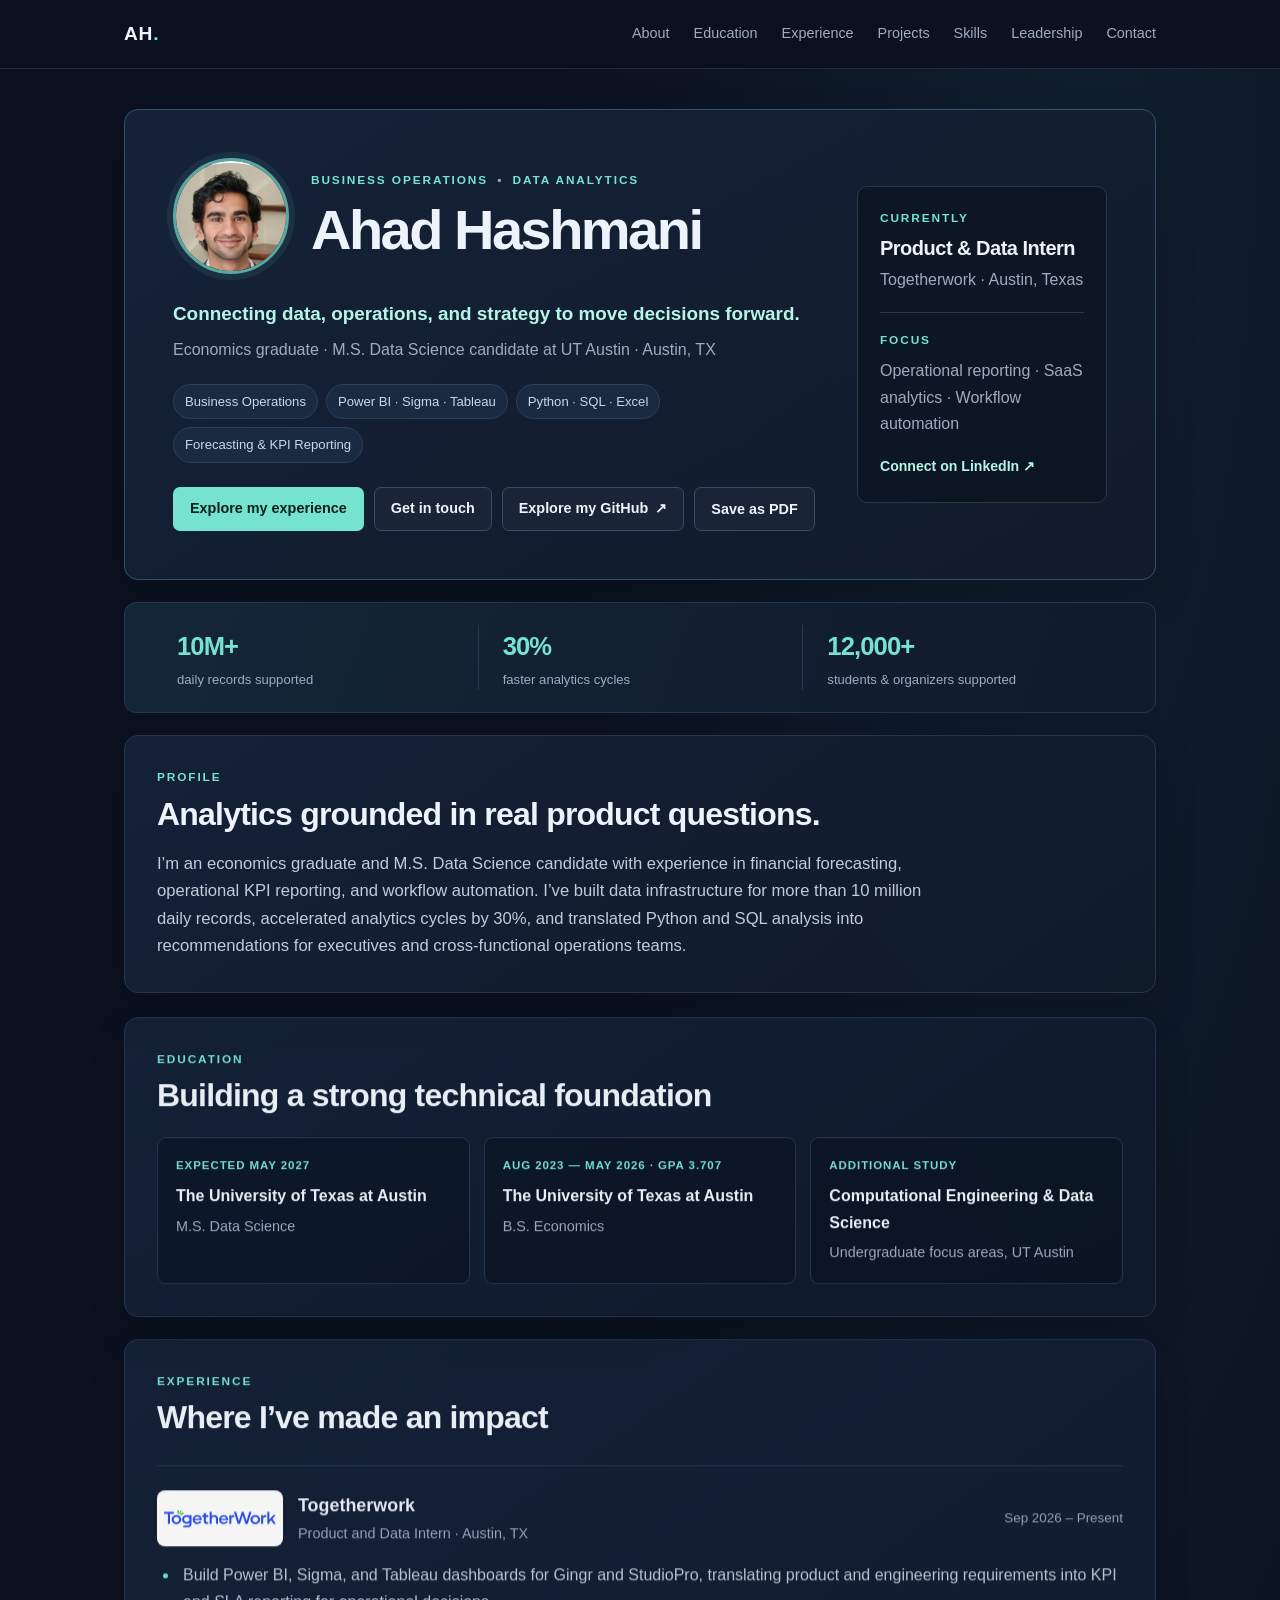
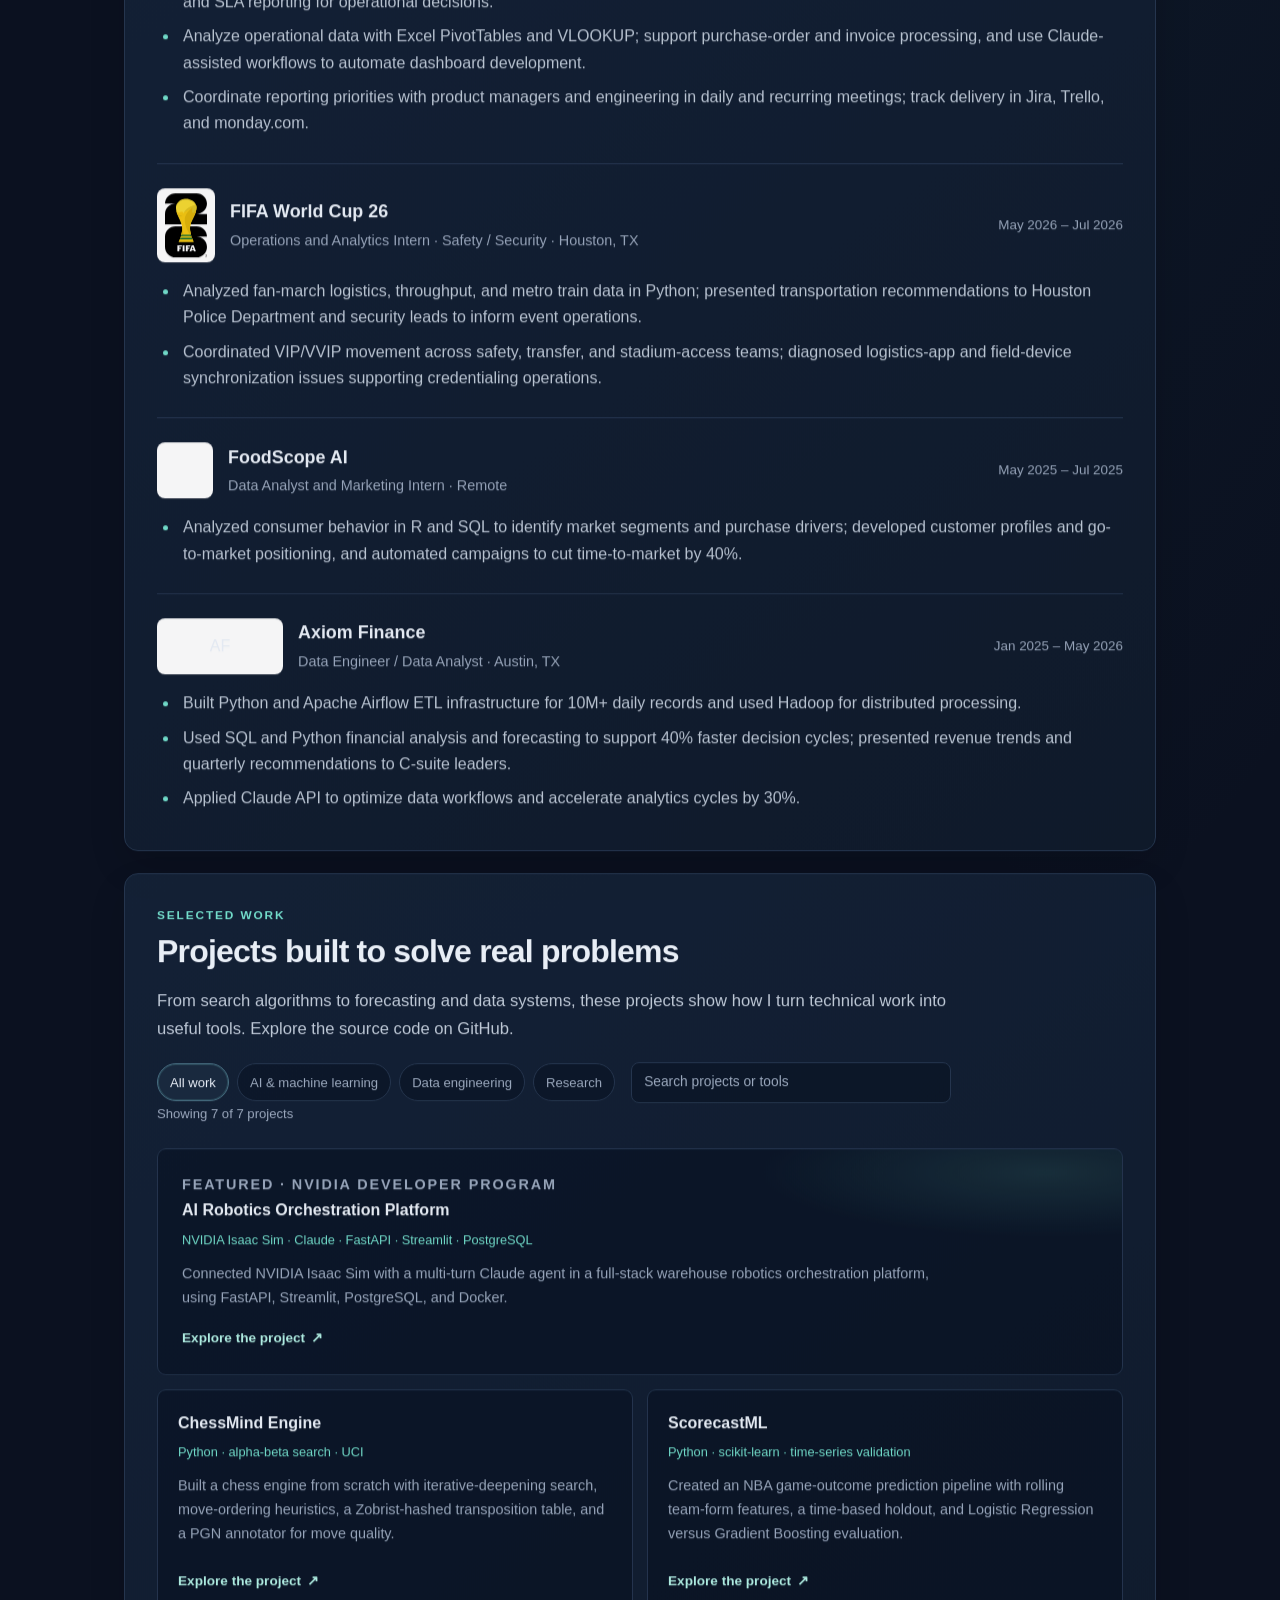
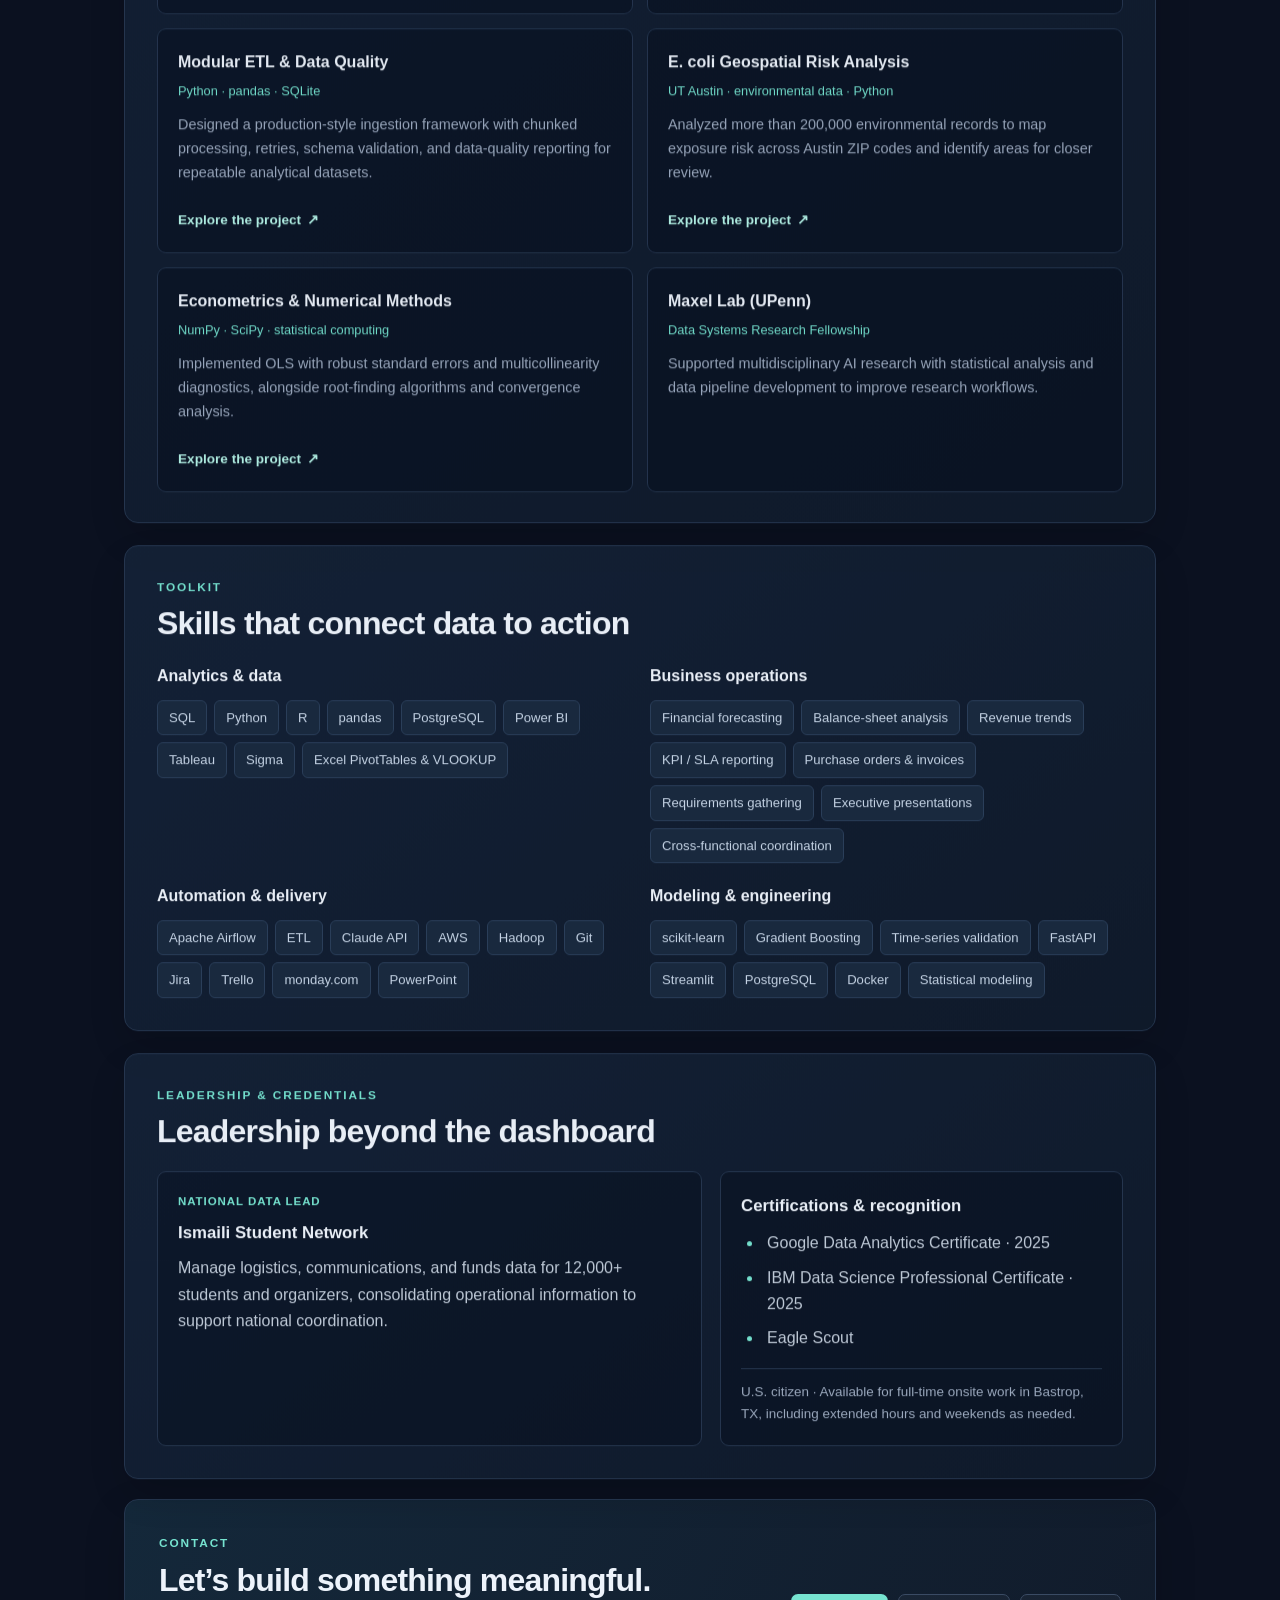
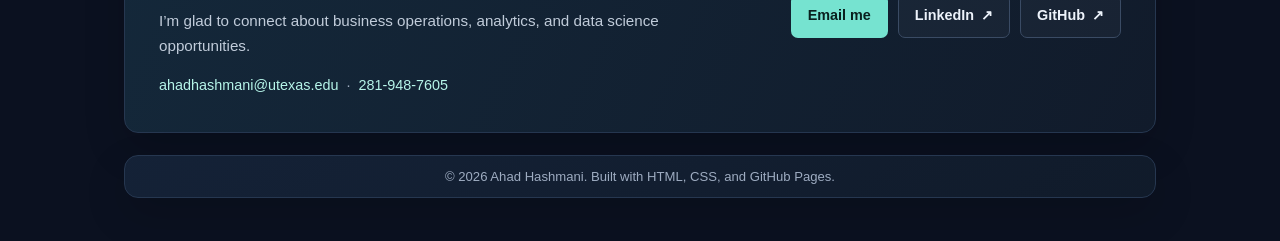
<file: index.html>
<!DOCTYPE html>
<html lang="en">
<head>
  <meta charset="UTF-8" />
  <meta http-equiv="refresh" content="0; url=profile.html" />
  <meta name="viewport" content="width=device-width, initial-scale=1.0" />
  <meta name="description" content="Ahad Hashmani's portfolio across product analytics, data engineering, AI, and business operations." />
  <link rel="canonical" href="profile.html" />
  <title>Ahad Hashmani | Product, Data &amp; AI</title>
</head>
<body>
  <p>Opening <a href="profile.html">Ahad Hashmani’s portfolio</a>…</p>
</body>
</html>
</file>
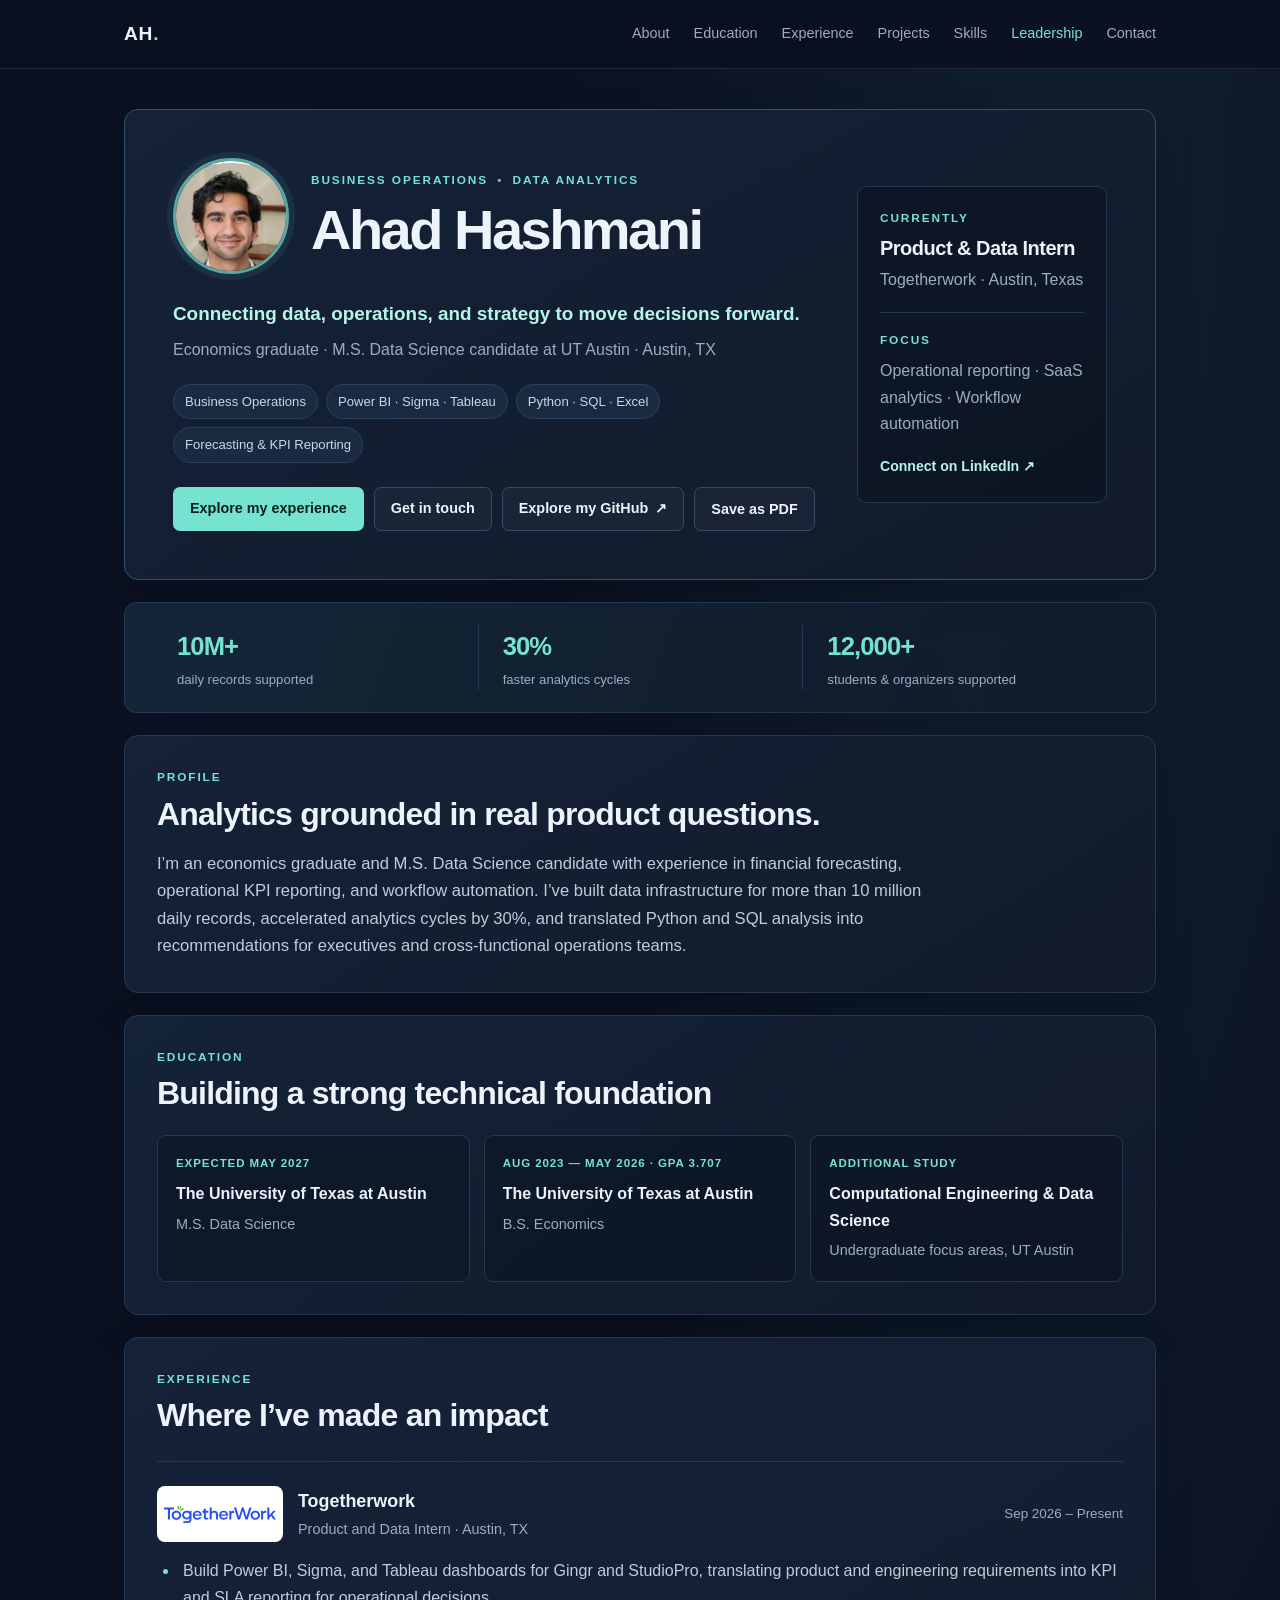
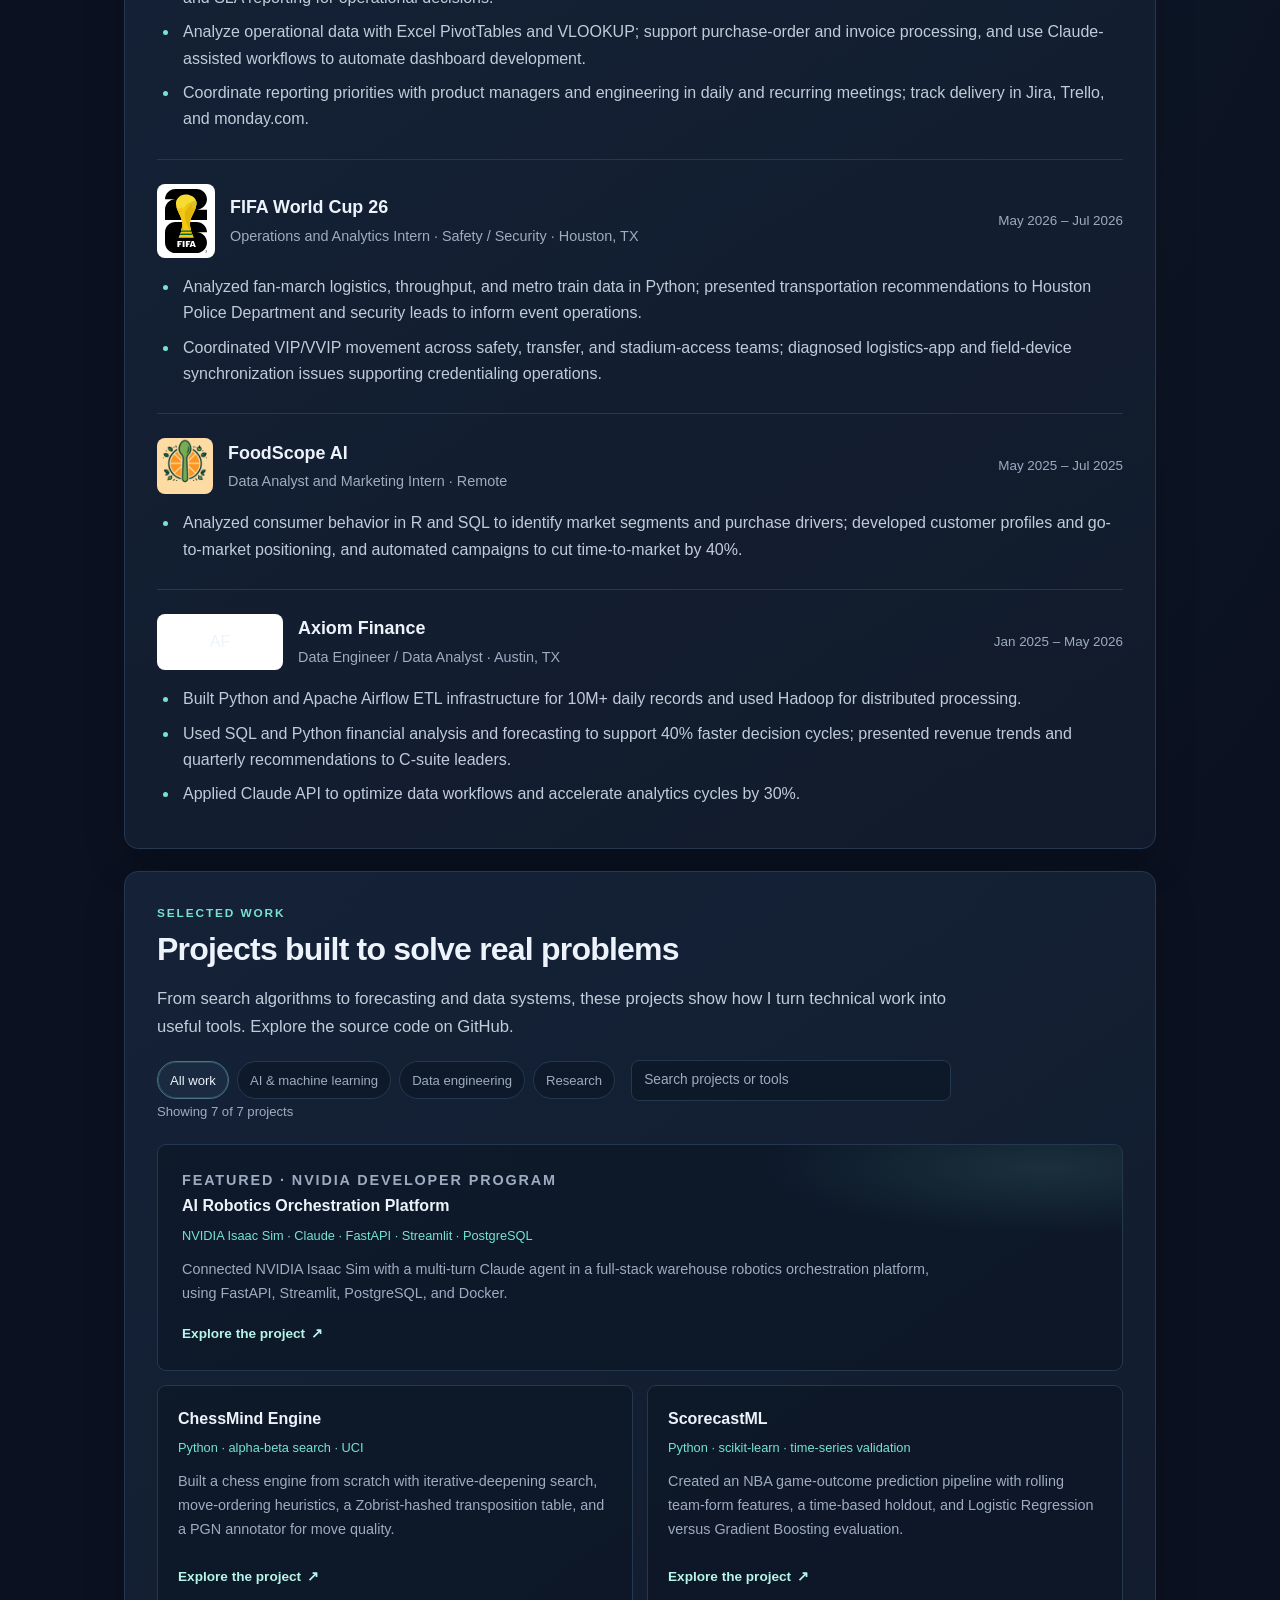
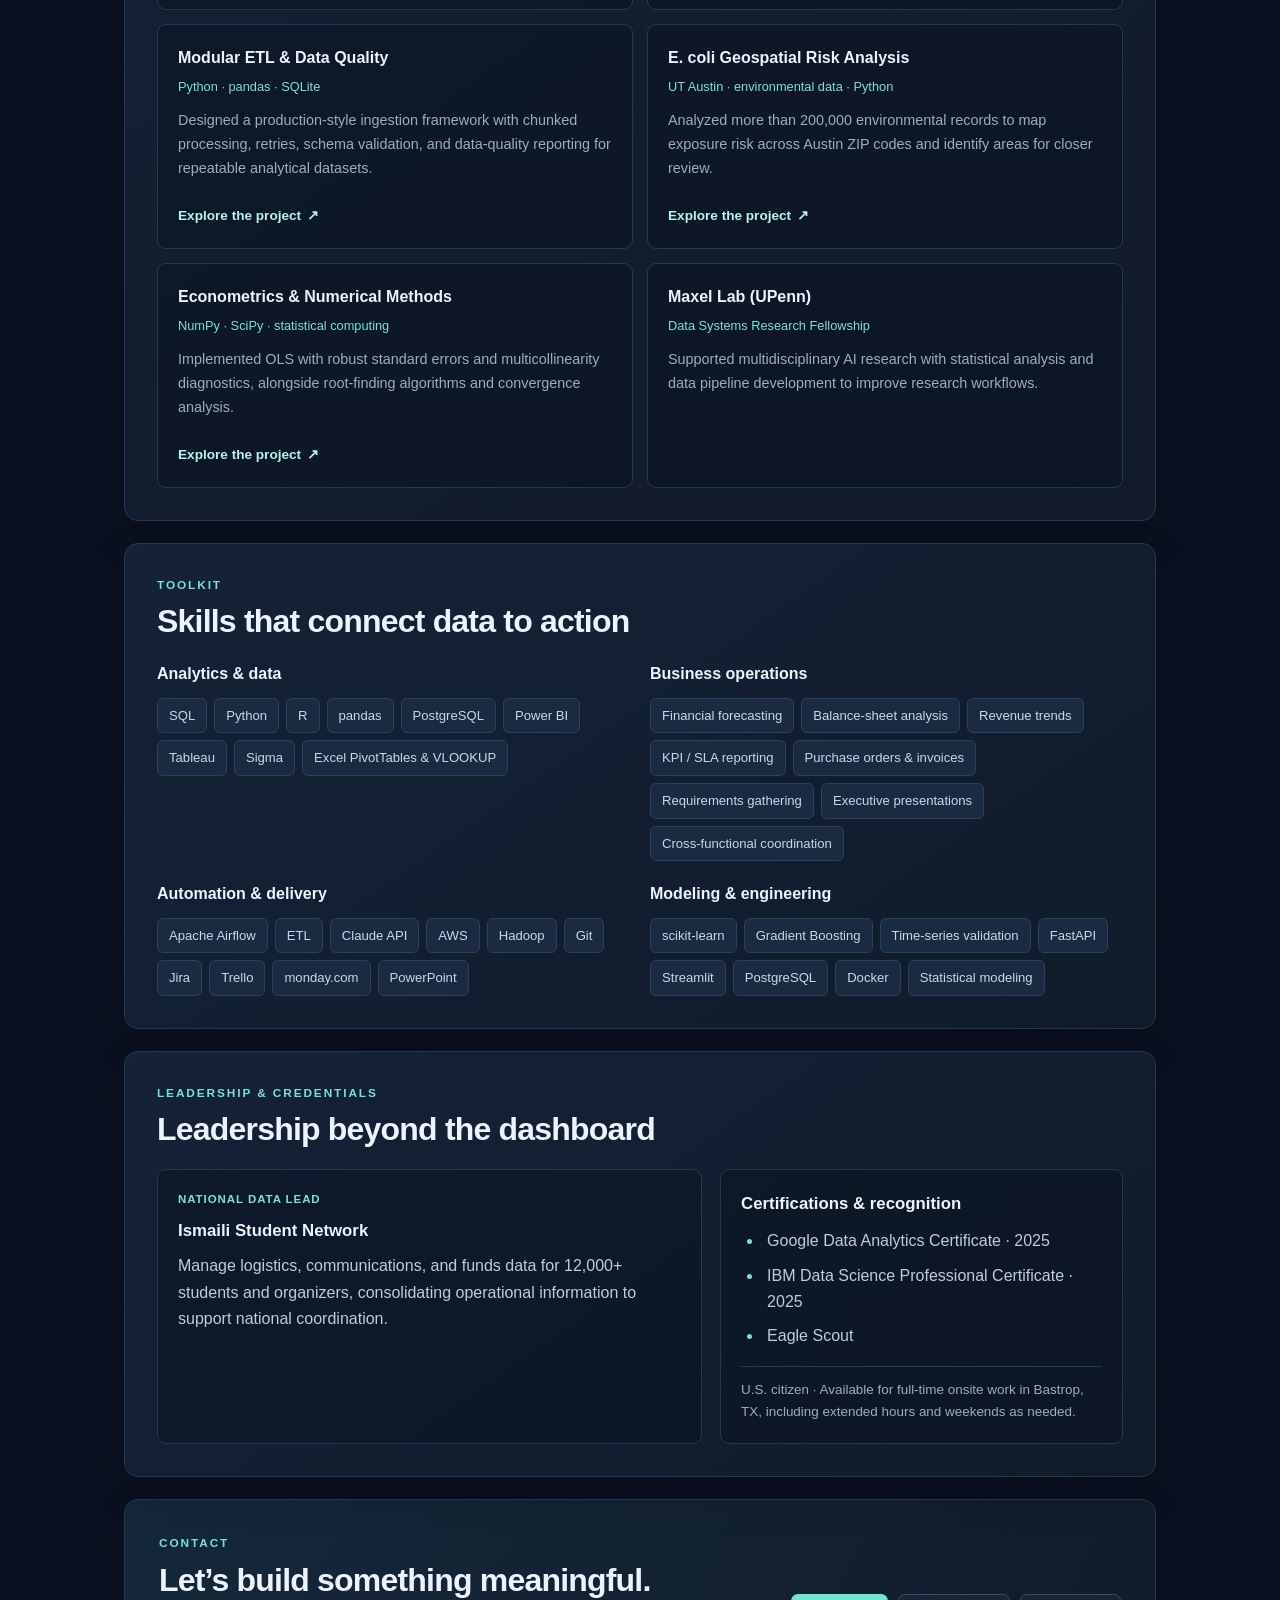
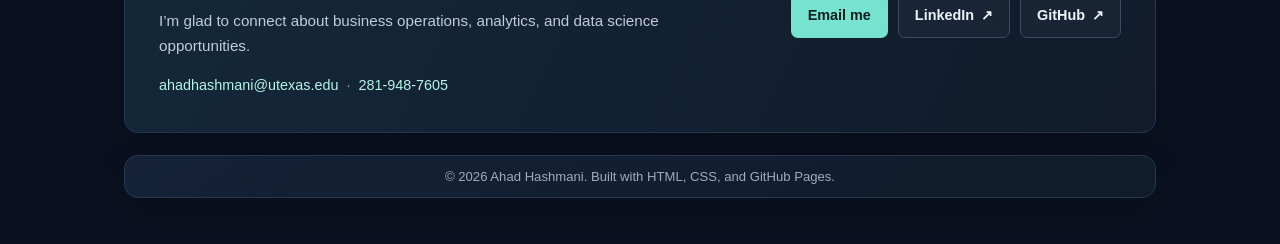
<file: profile.html>
<!DOCTYPE html>
<html lang="en">
<head>
  <meta charset="UTF-8" />
  <meta name="viewport" content="width=device-width, initial-scale=1.0"/>
  <meta name="description" content="Ahad Hashmani is a UT Austin data science graduate student working across product analytics, data engineering, AI, and business operations." />
  <meta name="theme-color" content="#0b1120" />
  <meta property="og:type" content="website" />
  <meta property="og:title" content="Ahad Hashmani | Product, Data & AI" />
  <meta property="og:description" content="Projects and experience across product analytics, data engineering, AI, and business operations." />
  <title>Ahad Hashmani | Product, Data &amp; AI</title>
  <link rel="stylesheet" href="profilestye.css" />
</head>
<body id="top">
  <a class="skip-link" href="#main-content">Skip to content</a>
  <div class="scroll-progress" aria-hidden="true"></div>

  <nav class="navbar" aria-label="Primary navigation">
    <div class="nav-container">
      <a class="nav-brand" href="#top">AH<span>.</span></a>
      <div class="nav-links">
        <a href="#about">About</a>
        <a href="#education">Education</a>
        <a href="#experience">Experience</a>
        <a href="#projects">Projects</a>
        <a href="#skills">Skills</a>
        <a href="#leadership">Leadership</a>
        <a href="#contact">Contact</a>
      </div>
    </div>
  </nav>

  <div class="container">
    <header class="card hero-card">
      <div class="hero-info">
        <div class="hero-heading">
          <img src="profile-portrait.png" alt="Portrait of Ahad Hashmani" class="profile-photo" fetchpriority="high" decoding="async" />
          <div>
            <p class="eyebrow">BUSINESS OPERATIONS <span>•</span> DATA ANALYTICS</p>
            <h1>Ahad Hashmani</h1>
          </div>
        </div>
        <p class="tagline">Connecting data, operations, and strategy to move decisions forward.</p>
        <p class="sub-tagline">Economics graduate · M.S. Data Science candidate at UT Austin · Austin, TX</p>

        <div class="badge-group">
          <span class="badge">Business Operations</span>
          <span class="badge">Power BI · Sigma · Tableau</span>
          <span class="badge">Python · SQL · Excel</span>
          <span class="badge">Forecasting & KPI Reporting</span>
        </div>

        <div class="hero-buttons">
          <a href="#experience" class="btn btn-primary">Explore my experience</a>
          <a href="#contact" class="btn btn-secondary">Get in touch</a>
          <a href="https://github.com/AhadHashmani" class="btn btn-secondary" target="_blank" rel="noopener">Explore my GitHub <span aria-hidden="true">↗</span></a>
          <button class="btn btn-secondary print-button" type="button" data-print-page>Save as PDF</button>
        </div>
      </div>
      <div class="hero-side">
        <p class="hero-side-label">CURRENTLY</p>
        <h2>Product &amp; Data Intern</h2>
        <p>Togetherwork · Austin, Texas</p>
        <div class="hero-side-divider"></div>
        <p class="hero-side-label">FOCUS</p>
        <p>Operational reporting · SaaS analytics · Workflow automation</p>
        <a href="https://www.linkedin.com/in/ahadhashmani/" target="_blank" rel="noopener">Connect on LinkedIn <span aria-hidden="true">↗</span></a>
      </div>
    </header>

    <div class="metrics-strip" aria-label="Career highlights">
      <div class="metric">
        <span class="metric-value">10M+</span>
        <span class="metric-label">daily records supported</span>
      </div>
      <div class="metric">
        <span class="metric-value">30%</span>
        <span class="metric-label">faster analytics cycles</span>
      </div>
      <div class="metric">
        <span class="metric-value">12,000+</span>
        <span class="metric-label">students &amp; organizers supported</span>
      </div>
    </div>

    <main id="main-content">
      <section id="about" class="card content-section">
        <p class="section-label">PROFILE</p>
        <h2>Analytics grounded in real product questions.</h2>
        <p class="section-intro">
          I’m an economics graduate and M.S. Data Science candidate with experience in financial forecasting, operational KPI reporting, and workflow automation. I’ve built data infrastructure for more than 10 million daily records, accelerated analytics cycles by 30%, and translated Python and SQL analysis into recommendations for executives and cross-functional operations teams.
        </p>
      </section>

      <section id="education" class="card content-section">
        <p class="section-label">EDUCATION</p>
        <h2>Building a strong technical foundation</h2>
        <div class="education-grid">
          <div class="education-item">
            <p class="education-date">EXPECTED MAY 2027</p>
            <h3>The University of Texas at Austin</h3>
            <p>M.S. Data Science</p>
          </div>
          <div class="education-item">
            <p class="education-date">AUG 2023 — MAY 2026 · GPA 3.707</p>
            <h3>The University of Texas at Austin</h3>
            <p>B.S. Economics</p>
          </div>
          <div class="education-item">
            <p class="education-date">ADDITIONAL STUDY</p>
            <h3>Computational Engineering &amp; Data Science</h3>
            <p>Undergraduate focus areas, UT Austin</p>
          </div>
        </div>
      </section>

      <section id="experience" class="card content-section">
        <p class="section-label">EXPERIENCE</p>
        <h2>Where I’ve made an impact</h2>

        <div class="timeline-item">
          <div class="timeline-header company-header">
            <div class="company-name">
              <span class="company-logo togetherwork-logo">
                <img src="togetherwork-logo.svg" alt="Togetherwork logo" loading="lazy" decoding="async" />
              </span>
              <div>
                <h3>Togetherwork</h3>
                <p class="role">Product and Data Intern · Austin, TX</p>
              </div>
            </div>
            <span class="date">Sep 2026 – Present</span>
          </div>
          <ul>
              <li>Build Power BI, Sigma, and Tableau dashboards for Gingr and StudioPro, translating product and engineering requirements into KPI and SLA reporting for operational decisions.</li>
              <li>Analyze operational data with Excel PivotTables and VLOOKUP; support purchase-order and invoice processing, and use Claude-assisted workflows to automate dashboard development.</li>
              <li>Coordinate reporting priorities with product managers and engineering in daily and recurring meetings; track delivery in Jira, Trello, and monday.com.</li>
          </ul>
        </div>

        <div class="timeline-item">
          <div class="timeline-header company-header">
            <div class="company-name">
              <span class="company-logo fifa-logo">
                <img src="fifa-world-cup-2026.svg" alt="2026 FIFA World Cup emblem" loading="lazy" decoding="async" />
              </span>
              <div>
                <h3>FIFA World Cup 26</h3>
                <p class="role">Operations and Analytics Intern · Safety / Security · Houston, TX</p>
              </div>
            </div>
            <span class="date">May 2026 – Jul 2026</span>
          </div>
          <ul>
            <li>Analyzed fan-march logistics, throughput, and metro train data in Python; presented transportation recommendations to Houston Police Department and security leads to inform event operations.</li>
            <li>Coordinated VIP/VVIP movement across safety, transfer, and stadium-access teams; diagnosed logistics-app and field-device synchronization issues supporting credentialing operations.</li>
          </ul>
        </div>

        <div class="timeline-item">
          <div class="timeline-header company-header">
            <div class="company-name">
              <span class="company-logo foodscope-logo">
                <img src="foodscope-logo.png" alt="FoodScope logo" loading="lazy" decoding="async" />
              </span>
              <div>
                <h3>FoodScope AI</h3>
                <p class="role">Data Analyst and Marketing Intern · Remote</p>
              </div>
            </div>
            <span class="date">May 2025 – Jul 2025</span>
          </div>
          <ul>
            <li>Analyzed consumer behavior in R and SQL to identify market segments and purchase drivers; developed customer profiles and go-to-market positioning, and automated campaigns to cut time-to-market by 40%.</li>
          </ul>
        </div>

        <div class="timeline-item">
          <div class="timeline-header company-header">
            <div class="company-name">
              <span class="company-logo text-logo">AF</span>
              <div>
                <h3>Axiom Finance</h3>
                <p class="role">Data Engineer / Data Analyst · Austin, TX</p>
              </div>
            </div>
            <span class="date">Jan 2025 – May 2026</span>
          </div>
          <ul>
            <li>Built Python and Apache Airflow ETL infrastructure for 10M+ daily records and used Hadoop for distributed processing.</li>
            <li>Used SQL and Python financial analysis and forecasting to support 40% faster decision cycles; presented revenue trends and quarterly recommendations to C-suite leaders.</li>
            <li>Applied Claude API to optimize data workflows and accelerate analytics cycles by 30%.</li>
          </ul>
        </div>
      </section>

      <!-- Projects Section -->
      <section id="projects" class="card content-section">
        <p class="section-label">SELECTED WORK</p>
        <h2>Projects built to solve real problems</h2>
        <p class="section-intro">From search algorithms to forecasting and data systems, these projects show how I turn technical work into useful tools. Explore the source code on GitHub.</p>
        <div class="project-toolbar">
          <div class="project-filters" role="group" aria-label="Filter projects by focus">
            <button class="project-filter is-active" type="button" data-project-filter="all" aria-pressed="true">All work</button>
            <button class="project-filter" type="button" data-project-filter="ai" aria-pressed="false">AI &amp; machine learning</button>
            <button class="project-filter" type="button" data-project-filter="data" aria-pressed="false">Data engineering</button>
            <button class="project-filter" type="button" data-project-filter="research" aria-pressed="false">Research</button>
          </div>
          <label class="project-search-label">
            <span class="visually-hidden">Search projects by name or technology</span>
            <input class="project-search" type="search" placeholder="Search projects or tools" autocomplete="off" data-project-search />
          </label>
        </div>
        <p class="project-results" role="status" aria-live="polite" aria-atomic="true"></p>
        <div class="project-grid">

          <article class="project-card featured-project" data-project-categories="ai">
            <p class="project-kicker">FEATURED · NVIDIA DEVELOPER PROGRAM</p>
            <h3>AI Robotics Orchestration Platform</h3>
            <span class="project-subtitle">NVIDIA Isaac Sim · Claude · FastAPI · Streamlit · PostgreSQL</span>
            <p>Connected NVIDIA Isaac Sim with a multi-turn Claude agent in a full-stack warehouse robotics orchestration platform, using FastAPI, Streamlit, PostgreSQL, and Docker.</p>
            <a class="project-link" href="https://github.com/AhadHashmani/RoboticsOps" target="_blank" rel="noopener">Explore the project <span aria-hidden="true">↗</span></a>
          </article>

          <article class="project-card" data-project-categories="ai">
            <h3>ChessMind Engine</h3>
            <span class="project-subtitle">Python · alpha-beta search · UCI</span>
            <p>Built a chess engine from scratch with iterative-deepening search, move-ordering heuristics, a Zobrist-hashed transposition table, and a PGN annotator for move quality.</p>
            <a class="project-link" href="https://github.com/AhadHashmani/chessmind-engine" target="_blank" rel="noopener">Explore the project <span aria-hidden="true">↗</span></a>
          </article>

          <article class="project-card" data-project-categories="ai">
            <h3>ScorecastML</h3>
            <span class="project-subtitle">Python · scikit-learn · time-series validation</span>
            <p>Created an NBA game-outcome prediction pipeline with rolling team-form features, a time-based holdout, and Logistic Regression versus Gradient Boosting evaluation.</p>
            <a class="project-link" href="https://github.com/AhadHashmani/scorecastml" target="_blank" rel="noopener">Explore the project <span aria-hidden="true">↗</span></a>
          </article>

          <article class="project-card" data-project-categories="data">
            <h3>Modular ETL &amp; Data Quality</h3>
            <span class="project-subtitle">Python · pandas · SQLite</span>
            <p>Designed a production-style ingestion framework with chunked processing, retries, schema validation, and data-quality reporting for repeatable analytical datasets.</p>
            <a class="project-link" href="https://github.com/AhadHashmani/data-engineering-portfolio/tree/main/etl-pipeline" target="_blank" rel="noopener">Explore the project <span aria-hidden="true">↗</span></a>
          </article>

          <article class="project-card" data-project-categories="research">
            <h3>E. coli Geospatial Risk Analysis</h3>
            <span class="project-subtitle">UT Austin · environmental data · Python</span>
            <p>Analyzed more than 200,000 environmental records to map exposure risk across Austin ZIP codes and identify areas for closer review.</p>
            <a class="project-link" href="https://github.com/AhadHashmani/Ecoli-Concentration-Austin-Data-Science-CAPSTONE" target="_blank" rel="noopener">Explore the project <span aria-hidden="true">↗</span></a>
          </article>

          <article class="project-card" data-project-categories="research">
            <h3>Econometrics &amp; Numerical Methods</h3>
            <span class="project-subtitle">NumPy · SciPy · statistical computing</span>
            <p>Implemented OLS with robust standard errors and multicollinearity diagnostics, alongside root-finding algorithms and convergence analysis.</p>
            <a class="project-link" href="https://github.com/AhadHashmani/data-engineering-portfolio" target="_blank" rel="noopener">Explore the project <span aria-hidden="true">↗</span></a>
          </article>

          <article class="project-card" data-project-categories="research">
            <h3>Maxel Lab (UPenn)</h3>
            <span class="project-subtitle">Data Systems Research Fellowship</span>
            <p>Supported multidisciplinary AI research with statistical analysis and data pipeline development to improve research workflows.</p>
          </article>
        </div>
      </section>

      <!-- Technical Skills Section -->
      <section id="skills" class="card content-section">
        <p class="section-label">TOOLKIT</p>
        <h2>Skills that connect data to action</h2>
        <div class="skills-categories">

          <div class="skill-category">
            <h4>Analytics &amp; data</h4>
            <div class="tag-cloud">
              <span>SQL</span>
              <span>Python</span>
              <span>R</span>
              <span>pandas</span>
              <span>PostgreSQL</span>
              <span>Power BI</span>
              <span>Tableau</span>
              <span>Sigma</span>
              <span>Excel PivotTables &amp; VLOOKUP</span>
            </div>
          </div>

          <div class="skill-category">
            <h4>Business operations</h4>
            <div class="tag-cloud">
              <span>Financial forecasting</span>
              <span>Balance-sheet analysis</span>
              <span>Revenue trends</span>
              <span>KPI / SLA reporting</span>
              <span>Purchase orders &amp; invoices</span>
              <span>Requirements gathering</span>
              <span>Executive presentations</span>
              <span>Cross-functional coordination</span>
            </div>
          </div>

          <div class="skill-category">
            <h4>Automation &amp; delivery</h4>
            <div class="tag-cloud">
              <span>Apache Airflow</span>
              <span>ETL</span>
              <span>Claude API</span>
              <span>AWS</span>
              <span>Hadoop</span>
              <span>Git</span>
              <span>Jira</span>
              <span>Trello</span>
              <span>monday.com</span>
              <span>PowerPoint</span>
            </div>
          </div>

          <div class="skill-category">
            <h4>Modeling &amp; engineering</h4>
            <div class="tag-cloud">
              <span>scikit-learn</span>
              <span>Gradient Boosting</span>
              <span>Time-series validation</span>
              <span>FastAPI</span>
              <span>Streamlit</span>
              <span>PostgreSQL</span>
              <span>Docker</span>
              <span>Statistical modeling</span>
            </div>
          </div>

        </div>
      </section>

      <section id="leadership" class="card content-section">
        <p class="section-label">LEADERSHIP &amp; CREDENTIALS</p>
        <h2>Leadership beyond the dashboard</h2>
        <div class="leadership-content">
          <div class="leadership-item">
            <p class="education-date">NATIONAL DATA LEAD</p>
            <h3>Ismaili Student Network</h3>
            <p>Manage logistics, communications, and funds data for 12,000+ students and organizers, consolidating operational information to support national coordination.</p>
          </div>
          <div class="credential-list">
            <h3>Certifications &amp; recognition</h3>
            <ul>
              <li>Google Data Analytics Certificate · 2025</li>
              <li>IBM Data Science Professional Certificate · 2025</li>
              <li>Eagle Scout</li>
            </ul>
            <p class="citizenship-note">U.S. citizen · Available for full-time onsite work in Bastrop, TX, including extended hours and weekends as needed.</p>
          </div>
        </div>
      </section>

      <section id="contact" class="card contact-card">
        <div>
          <p class="section-label">CONTACT</p>
          <h2>Let’s build something meaningful.</h2>
          <p class="section-intro">I’m glad to connect about business operations, analytics, and data science opportunities.</p>
          <p class="contact-details"><a href="mailto:ahadhashmani@utexas.edu">ahadhashmani@utexas.edu</a><span>·</span><a href="tel:+12819487605">281-948-7605</a></p>
        </div>
        <div class="contact-links">
          <a class="btn btn-primary" href="mailto:ahadhashmani@utexas.edu">Email me</a>
          <a class="btn btn-secondary" href="https://www.linkedin.com/in/ahadhashmani/" target="_blank" rel="noopener">LinkedIn <span aria-hidden="true">↗</span></a>
          <a class="btn btn-secondary" href="https://github.com/AhadHashmani" target="_blank" rel="noopener">GitHub <span aria-hidden="true">↗</span></a>
        </div>
      </section>
    </main>

    <!-- Footer -->
    <footer class="card footer-card">
      <p>&copy; 2026 Ahad Hashmani. Built with HTML, CSS, and GitHub Pages.</p>
    </footer>
  </div>

    <a class="back-to-top" href="#top" aria-label="Back to top" title="Back to top">
      <span aria-hidden="true">↑</span>
    </a>

    <script src="portfolio.js" defer></script>
</body>
</html>
</file>
<file: profilestye.css>
:root {
  color-scheme: dark;
  --page: #0b1120;
  --surface: #111b2b;
  --surface-raised: #152238;
  --border: #263750;
  --text: #edf3fb;
  --muted: #9eacc1;
  --accent: #76e3d0;
  --accent-soft: #b6f5e9;
}

* {
  box-sizing: border-box;
}

html {
  scroll-behavior: smooth;
}

.skip-link {
  position: fixed;
  top: 12px;
  left: 12px;
  z-index: 30;
  padding: 10px 14px;
  color: #09201e;
  background-color: var(--accent);
  border-radius: 7px;
  font-weight: 700;
  text-decoration: none;
  transform: translateY(-160%);
  transition: transform 0.2s ease;
}

.skip-link:focus {
  transform: translateY(0);
}

.visually-hidden {
  position: absolute;
  width: 1px;
  height: 1px;
  overflow: hidden;
  clip: rect(0, 0, 0, 0);
  white-space: nowrap;
  clip-path: inset(50%);
}

.scroll-progress {
  position: fixed;
  top: 0;
  left: 0;
  z-index: 20;
  width: 100%;
  height: 3px;
  background: linear-gradient(90deg, var(--accent), #9bb9ff);
  transform: scaleX(0);
  transform-origin: left center;
  pointer-events: none;
}

section[id] {
  scroll-margin-top: 84px;
}

body {
  margin: 0;
  background:
    radial-gradient(ellipse at 85% 0%, rgba(35, 91, 112, 0.18), transparent 34rem),
    var(--page);
  color: var(--text);
  font-family: Arial, Helvetica, sans-serif;
  line-height: 1.65;
}

a {
  color: var(--accent-soft);
}

a:focus-visible {
  outline: 2px solid var(--accent);
  outline-offset: 4px;
}

button:focus-visible,
input:focus-visible {
  outline: 2px solid var(--accent);
  outline-offset: 3px;
}

.navbar {
  position: sticky;
  top: 0;
  z-index: 10;
  background-color: rgba(11, 17, 32, 0.92);
  border-bottom: 1px solid rgba(158, 172, 193, 0.15);
  backdrop-filter: blur(14px);
}

.nav-container {
  display: flex;
  align-items: center;
  justify-content: space-between;
  max-width: 1080px;
  min-height: 68px;
  margin: 0 auto;
  padding: 0 24px;
}

.nav-brand {
  color: var(--text);
  font-size: 1.2rem;
  font-weight: 800;
  letter-spacing: 0.04em;
  text-decoration: none;
}

.nav-brand span {
  color: var(--accent);
}

.nav-links {
  display: flex;
  flex-wrap: wrap;
  gap: 24px;
}

.nav-links a {
  color: var(--muted);
  font-size: 0.9rem;
  text-decoration: none;
  transition: color 0.2s ease;
}

.nav-links a:hover {
  color: var(--accent-soft);
}

.nav-links a[aria-current="location"] {
  color: var(--accent);
}

.container {
  max-width: 1080px;
  margin: 0 auto;
  padding: 40px 24px 24px;
}

.card {
  margin-bottom: 22px;
  padding: 32px;
  background: linear-gradient(145deg, rgba(21, 34, 56, 0.96), rgba(17, 27, 43, 0.96));
  border: 1px solid var(--border);
  border-radius: 14px;
  box-shadow: 0 16px 42px rgba(0, 0, 0, 0.16);
}

.hero-card {
  display: grid;
  grid-template-columns: minmax(0, 1fr) 250px;
  align-items: center;
  gap: 40px;
  padding: 48px;
  border-color: #315268;
}

.hero-heading {
  display: flex;
  align-items: center;
  gap: 22px;
}

.profile-photo {
  width: 116px;
  height: 116px;
  flex: 0 0 auto;
  border: 3px solid rgba(118, 227, 208, 0.7);
  border-radius: 50%;
  object-fit: cover;
  box-shadow: 0 0 0 6px rgba(118, 227, 208, 0.08);
}

.eyebrow,
.section-label,
.hero-side-label {
  margin: 0 0 8px;
  color: var(--accent);
  font-size: 0.74rem;
  font-weight: 700;
  letter-spacing: 0.16em;
}

.eyebrow span {
  padding: 0 4px;
  color: var(--muted);
}

h1,
h2,
h3,
h4,
p {
  margin-top: 0;
}

h1 {
  margin-bottom: 0;
  color: var(--text);
  font-size: clamp(2.2rem, 5vw, 3.5rem);
  letter-spacing: -0.045em;
  line-height: 1.1;
}

h2 {
  margin-bottom: 16px;
  color: var(--text);
  font-size: clamp(1.45rem, 3vw, 2rem);
  letter-spacing: -0.025em;
  line-height: 1.25;
}

h3,
h4 {
  color: var(--text);
}

.tagline {
  margin: 24px 0 8px;
  color: var(--accent-soft);
  font-size: 1.18rem;
  font-weight: 600;
}

.sub-tagline,
.hero-side p:not(.hero-side-label) {
  color: var(--muted);
}

.badge-group {
  display: flex;
  flex-wrap: wrap;
  gap: 8px;
  margin: 20px 0 24px;
}

.badge,
.tag-cloud span {
  display: inline-block;
  padding: 6px 11px;
  color: #c9d8e9;
  background-color: #1a2a40;
  border: 1px solid #2b405b;
  border-radius: 999px;
  font-size: 0.82rem;
}

.hero-buttons,
.contact-links {
  display: flex;
  flex-wrap: wrap;
  gap: 10px;
}

.btn {
  display: inline-flex;
  align-items: center;
  justify-content: center;
  gap: 7px;
  min-height: 42px;
  padding: 9px 16px;
  border: 1px solid transparent;
  border-radius: 7px;
  font-size: 0.9rem;
  font-weight: 700;
  text-decoration: none;
  transition: background-color 0.2s ease, border-color 0.2s ease, transform 0.2s ease;
}

.btn:hover {
  transform: translateY(-2px);
}

.btn-primary {
  color: #09201e;
  background-color: var(--accent);
}

.btn-primary:hover {
  background-color: #a0f1e4;
}

.btn-secondary {
  color: var(--text);
  background-color: rgba(255, 255, 255, 0.03);
  border-color: #3a4b64;
}

.btn-secondary:hover {
  border-color: var(--accent);
}

.hero-side {
  padding: 22px;
  background-color: rgba(9, 17, 29, 0.55);
  border: 1px solid var(--border);
  border-radius: 10px;
}

.hero-side-divider {
  height: 1px;
  margin: 18px 0;
  background-color: var(--border);
}

.hero-side h2 {
  margin-bottom: 6px;
  font-size: 1.25rem;
}

.hero-side a {
  font-size: 0.88rem;
  font-weight: 700;
  text-decoration: none;
}

.metrics-strip {
  display: grid;
  grid-template-columns: repeat(3, minmax(0, 1fr));
  margin: 0 0 22px;
  padding: 22px 28px;
  background: linear-gradient(110deg, rgba(20, 40, 58, 0.9), rgba(17, 27, 43, 0.9));
  border: 1px solid var(--border);
  border-radius: 12px;
}

.metric {
  display: flex;
  flex-direction: column;
  gap: 2px;
  padding: 0 24px;
}

.metric + .metric {
  border-left: 1px solid var(--border);
}

.metric-value {
  color: var(--accent);
  font-size: 1.6rem;
  font-weight: 800;
  letter-spacing: -0.035em;
}

.metric-label {
  color: var(--muted);
  font-size: 0.82rem;
}

.content-section {
  padding: 32px;
}

.section-label {
  margin-bottom: 6px;
}

.section-intro {
  max-width: 790px;
  margin-bottom: 0;
  color: #c1ccda;
  font-size: 1.04rem;
}

.education-grid {
  display: grid;
  grid-template-columns: repeat(3, minmax(0, 1fr));
  gap: 14px;
  margin-top: 22px;
}

.education-item {
  padding: 18px;
  background-color: rgba(8, 16, 29, 0.45);
  border: 1px solid var(--border);
  border-radius: 9px;
}

.education-date {
  margin-bottom: 8px;
  color: var(--accent);
  font-size: 0.72rem;
  font-weight: 700;
  letter-spacing: 0.08em;
}

.education-item h3 {
  margin-bottom: 5px;
  font-size: 1rem;
}

.education-item p:last-child {
  margin-bottom: 0;
  color: var(--muted);
  font-size: 0.9rem;
}

.timeline-item {
  margin-top: 26px;
  padding-top: 24px;
  border-top: 1px solid var(--border);
}

.company-header,
.company-name {
  display: flex;
  align-items: center;
}

.company-header {
  justify-content: space-between;
  gap: 20px;
}

.company-name {
  gap: 15px;
}

.company-name h3 {
  margin-bottom: 2px;
  font-size: 1.12rem;
}

.role {
  margin-bottom: 0;
  color: var(--muted);
  font-size: 0.9rem;
}

.company-logo {
  display: flex;
  width: 126px;
  height: 56px;
  flex: 0 0 auto;
  align-items: center;
  justify-content: center;
  overflow: hidden;
  background-color: #ffffff;
  border-radius: 8px;
}

.togetherwork-logo img {
  width: 112px;
  height: auto;
}

.foodscope-logo {
  width: 56px;
  height: 56px;
}

.foodscope-logo img {
  width: 100%;
  height: 100%;
  object-fit: cover;
}

.fifa-logo {
  width: 58px;
  height: 74px;
  padding: 5px;
  background-color: #ffffff;
}

.fifa-logo img {
  width: 100%;
  height: 100%;
  object-fit: contain;
}

.date {
  flex: 0 0 auto;
  color: var(--muted);
  font-size: 0.84rem;
}

ul {
  margin: 16px 0 0;
  padding-left: 22px;
  color: #c1ccda;
}

li {
  padding-left: 4px;
  margin-bottom: 8px;
}

li::marker {
  color: var(--accent);
}

.project-grid {
  display: grid;
  grid-template-columns: repeat(2, minmax(0, 1fr));
  gap: 14px;
  margin-top: 22px;
}

.project-toolbar {
  display: flex;
  align-items: center;
  justify-content: flex-start;
  gap: 16px;
  margin-top: 20px;
}

.project-filters {
  display: flex;
  flex-wrap: wrap;
  gap: 8px;
}

.project-filter {
  min-height: 38px;
  padding: 7px 12px;
  color: var(--muted);
  background-color: rgba(8, 16, 29, 0.45);
  border: 1px solid var(--border);
  border-radius: 999px;
  font: inherit;
  font-size: 0.82rem;
  cursor: pointer;
  transition: color 0.2s ease, background-color 0.2s ease, border-color 0.2s ease;
}

.project-filter:hover,
.project-filter.is-active {
  color: var(--text);
  background-color: #1a2a40;
  border-color: #4a7185;
}

.project-filter.is-active {
  box-shadow: inset 0 0 0 1px rgba(118, 227, 208, 0.16);
}

.project-search-label {
  flex: 1 1 220px;
  max-width: 320px;
}

.project-search {
  width: 100%;
  min-height: 40px;
  padding: 8px 12px;
  color: var(--text);
  background-color: rgba(8, 16, 29, 0.45);
  border: 1px solid var(--border);
  border-radius: 8px;
  font: inherit;
  font-size: 0.86rem;
}

.project-search::placeholder {
  color: var(--muted);
}

.project-results {
  min-height: 1.4em;
  margin: 0;
  color: var(--muted);
  font-size: 0.82rem;
}

.project-card {
  display: flex;
  min-height: 225px;
  flex-direction: column;
  padding: 20px;
  background-color: rgba(8, 16, 29, 0.45);
  border: 1px solid var(--border);
  border-radius: 9px;
  transition: border-color 0.2s ease, transform 0.2s ease;
}

.project-card[hidden] {
  display: none;
}

.project-kicker {
  margin-bottom: 8px;
  color: var(--accent);
  font-size: 0.7rem;
  font-weight: 700;
  letter-spacing: 0.13em;
}

.featured-project {
  grid-column: 1 / -1;
  min-height: 0;
  padding: 24px;
  background:
    radial-gradient(ellipse at 92% 10%, rgba(118, 227, 208, 0.12), transparent 18rem),
    rgba(8, 16, 29, 0.45);
}

.featured-project h3 {
  font-size: 1.2rem;
}

.featured-project p:not(.project-kicker) {
  max-width: 760px;
}

.project-card:hover,
.project-card:focus-within {
  border-color: #4a7185;
  transform: translateY(-3px);
}

.project-card h3 {
  margin-bottom: 5px;
  font-size: 1rem;
}

.project-subtitle {
  display: block;
  margin-bottom: 12px;
  color: var(--accent);
  font-size: 0.8rem;
}

.project-card p {
  margin-bottom: 0;
  color: var(--muted);
  font-size: 0.9rem;
}

.project-link {
  display: inline-flex;
  align-items: center;
  gap: 6px;
  align-self: flex-start;
  margin-top: auto;
  padding-top: 18px;
  color: var(--accent-soft);
  font-size: 0.85rem;
  font-weight: 700;
  text-decoration: none;
}

.project-link:hover {
  color: var(--accent);
  text-decoration: underline;
  text-underline-offset: 4px;
}

.skills-categories {
  display: grid;
  grid-template-columns: repeat(2, minmax(0, 1fr));
  gap: 20px;
  margin-top: 20px;
}

.skill-category h4 {
  margin-bottom: 10px;
}

.tag-cloud {
  display: flex;
  flex-wrap: wrap;
  gap: 7px;
}

.tag-cloud span {
  border-radius: 6px;
}

.leadership-content {
  display: grid;
  grid-template-columns: minmax(0, 1.15fr) minmax(0, 0.85fr);
  gap: 18px;
  margin-top: 20px;
}

.leadership-item,
.credential-list {
  padding: 20px;
  background-color: rgba(8, 16, 29, 0.45);
  border: 1px solid var(--border);
  border-radius: 9px;
}

.leadership-item h3,
.credential-list h3 {
  margin-bottom: 8px;
  font-size: 1.05rem;
}

.leadership-item p:last-child {
  margin-bottom: 0;
  color: #c1ccda;
}

.credential-list ul {
  margin-top: 10px;
}

.citizenship-note {
  margin: 16px 0 0;
  padding-top: 12px;
  color: var(--muted);
  border-top: 1px solid var(--border);
  font-size: 0.84rem;
}

.contact-card {
  display: flex;
  align-items: center;
  justify-content: space-between;
  gap: 24px;
  padding: 34px;
  background: linear-gradient(115deg, #14283a, #111b2b);
}

.contact-card h2 {
  margin-bottom: 8px;
}

.contact-card .section-intro {
  max-width: 520px;
  font-size: 0.95rem;
}

.contact-details {
  display: flex;
  flex-wrap: wrap;
  gap: 8px;
  margin: 16px 0 0;
  color: var(--muted);
  font-size: 0.9rem;
}

.contact-details a {
  text-decoration: none;
}

.contact-details a:hover {
  text-decoration: underline;
}

.contact-links {
  flex: 0 0 auto;
}

.footer-card {
  padding: 10px;
  color: var(--muted);
  font-size: 0.82rem;
  text-align: center;
}

.footer-card p {
  margin: 0;
}

.back-to-top {
  position: fixed;
  right: 24px;
  bottom: 24px;
  z-index: 9;
  display: grid;
  width: 46px;
  height: 46px;
  place-items: center;
  color: #09201e;
  background-color: var(--accent);
  border: 1px solid rgba(255, 255, 255, 0.45);
  border-radius: 50%;
  box-shadow: 0 8px 24px rgba(0, 0, 0, 0.3);
  font-size: 1.35rem;
  font-weight: 700;
  text-decoration: none;
  opacity: 0;
  visibility: hidden;
  pointer-events: none;
  transform: translateY(10px);
  transition: opacity 0.2s ease, transform 0.2s ease, background-color 0.2s ease, visibility 0.2s ease;
}

.back-to-top:hover {
  background-color: var(--accent-soft);
  transform: translateY(-2px);
}

body.has-scrolled .back-to-top {
  opacity: 1;
  visibility: visible;
  pointer-events: auto;
  transform: translateY(0);
}

body.motion-ready .reveal-item {
  opacity: 0;
  transform: translateY(20px);
  transition: opacity 0.55s ease, transform 0.55s cubic-bezier(0.2, 0.7, 0.2, 1);
}

body.motion-ready .reveal-item.is-visible {
  opacity: 1;
  transform: translateY(0);
}

@media (max-width: 760px) {
  .container {
    padding: 26px 18px 18px;
  }

  .hero-card {
    grid-template-columns: 1fr;
    gap: 24px;
    padding: 30px;
  }

  .hero-side {
    max-width: none;
  }

  .education-grid,
  .project-grid {
    grid-template-columns: 1fr;
  }

  .project-toolbar {
    align-items: flex-start;
    flex-direction: column;
  }

  .project-search-label {
    width: 100%;
    max-width: none;
  }

  .leadership-content {
    grid-template-columns: 1fr;
  }

  .contact-card {
    align-items: flex-start;
    flex-direction: column;
  }
}

@media (max-width: 560px) {
  .nav-container {
    gap: 18px;
    padding: 12px 14px;
  }

  .nav-links {
    min-width: 0;
    flex-wrap: nowrap;
    gap: 16px;
    overflow-x: auto;
    scrollbar-width: none;
  }

  .nav-links::-webkit-scrollbar {
    display: none;
  }

  .nav-links a {
    font-size: 0.82rem;
  }

  .card,
  .content-section {
    padding: 22px;
  }

  .hero-card {
    padding: 24px;
  }

  .hero-heading {
    align-items: flex-start;
    gap: 14px;
  }

  .profile-photo {
    width: 82px;
    height: 82px;
  }

  .eyebrow {
    font-size: 0.61rem;
    letter-spacing: 0.09em;
  }

  .company-header {
    align-items: flex-start;
    flex-direction: column;
    gap: 8px;
  }

  .company-logo {
    width: 92px;
    height: 46px;
  }

  .togetherwork-logo img {
    width: 82px;
  }

  .foodscope-logo {
    width: 46px;
    height: 46px;
  }

  .fifa-logo {
    width: 58px;
    height: 74px;
  }

  .contact-links {
    width: 100%;
  }

  .metrics-strip {
    grid-template-columns: 1fr;
    gap: 14px;
    padding: 18px;
  }

  .metric {
    padding: 0;
  }

  .metric + .metric {
    padding-top: 14px;
    border-top: 1px solid var(--border);
    border-left: 0;
  }
}

@media (prefers-reduced-motion: reduce) {
  html {
    scroll-behavior: auto;
  }

  body.motion-ready .reveal-item {
    opacity: 1;
    transform: none;
  }

  .back-to-top {
    transition: none;
  }

  *,
  *::before,
  *::after {
    transition-duration: 0.01ms !important;
  }
}

@page {
  margin: 0.65in;
}

@media print {
  :root {
    color-scheme: light;
  }

  body {
    color: #17212b;
    background: #ffffff;
    font-size: 10pt;
  }

  .navbar,
  .scroll-progress,
  .back-to-top,
  .hero-buttons,
  .project-toolbar,
  .project-results,
  .contact-links {
    display: none !important;
  }

  .container {
    max-width: none;
    padding: 0;
  }

  .card,
  .metrics-strip {
    color: #17212b;
    background: #ffffff;
    border: 1px solid #cbd5df;
    box-shadow: none;
    break-inside: avoid;
  }

  body.motion-ready .reveal-item,
  body.motion-ready .reveal-item.is-visible {
    opacity: 1;
    transform: none;
  }

  .card {
    margin-bottom: 12px;
    padding: 18px;
  }

  h1,
  h2,
  h3,
  h4,
  .metric-value {
    color: #102a43;
  }

  p,
  li,
  .date,
  .role,
  .section-intro,
  .metric-label,
  .project-card p {
    color: #334e68;
  }

  .project-grid,
  .education-grid,
  .skills-categories,
  .leadership-content {
    grid-template-columns: repeat(2, minmax(0, 1fr));
  }

  .project-card {
    min-height: 0;
    background: #ffffff;
    break-inside: avoid;
  }

  .project-card[hidden] {
    display: flex !important;
  }

  .project-subtitle,
  .education-date,
  .project-kicker {
    color: #176b60;
  }

  a {
    color: #145a52;
  }
}
</file>
